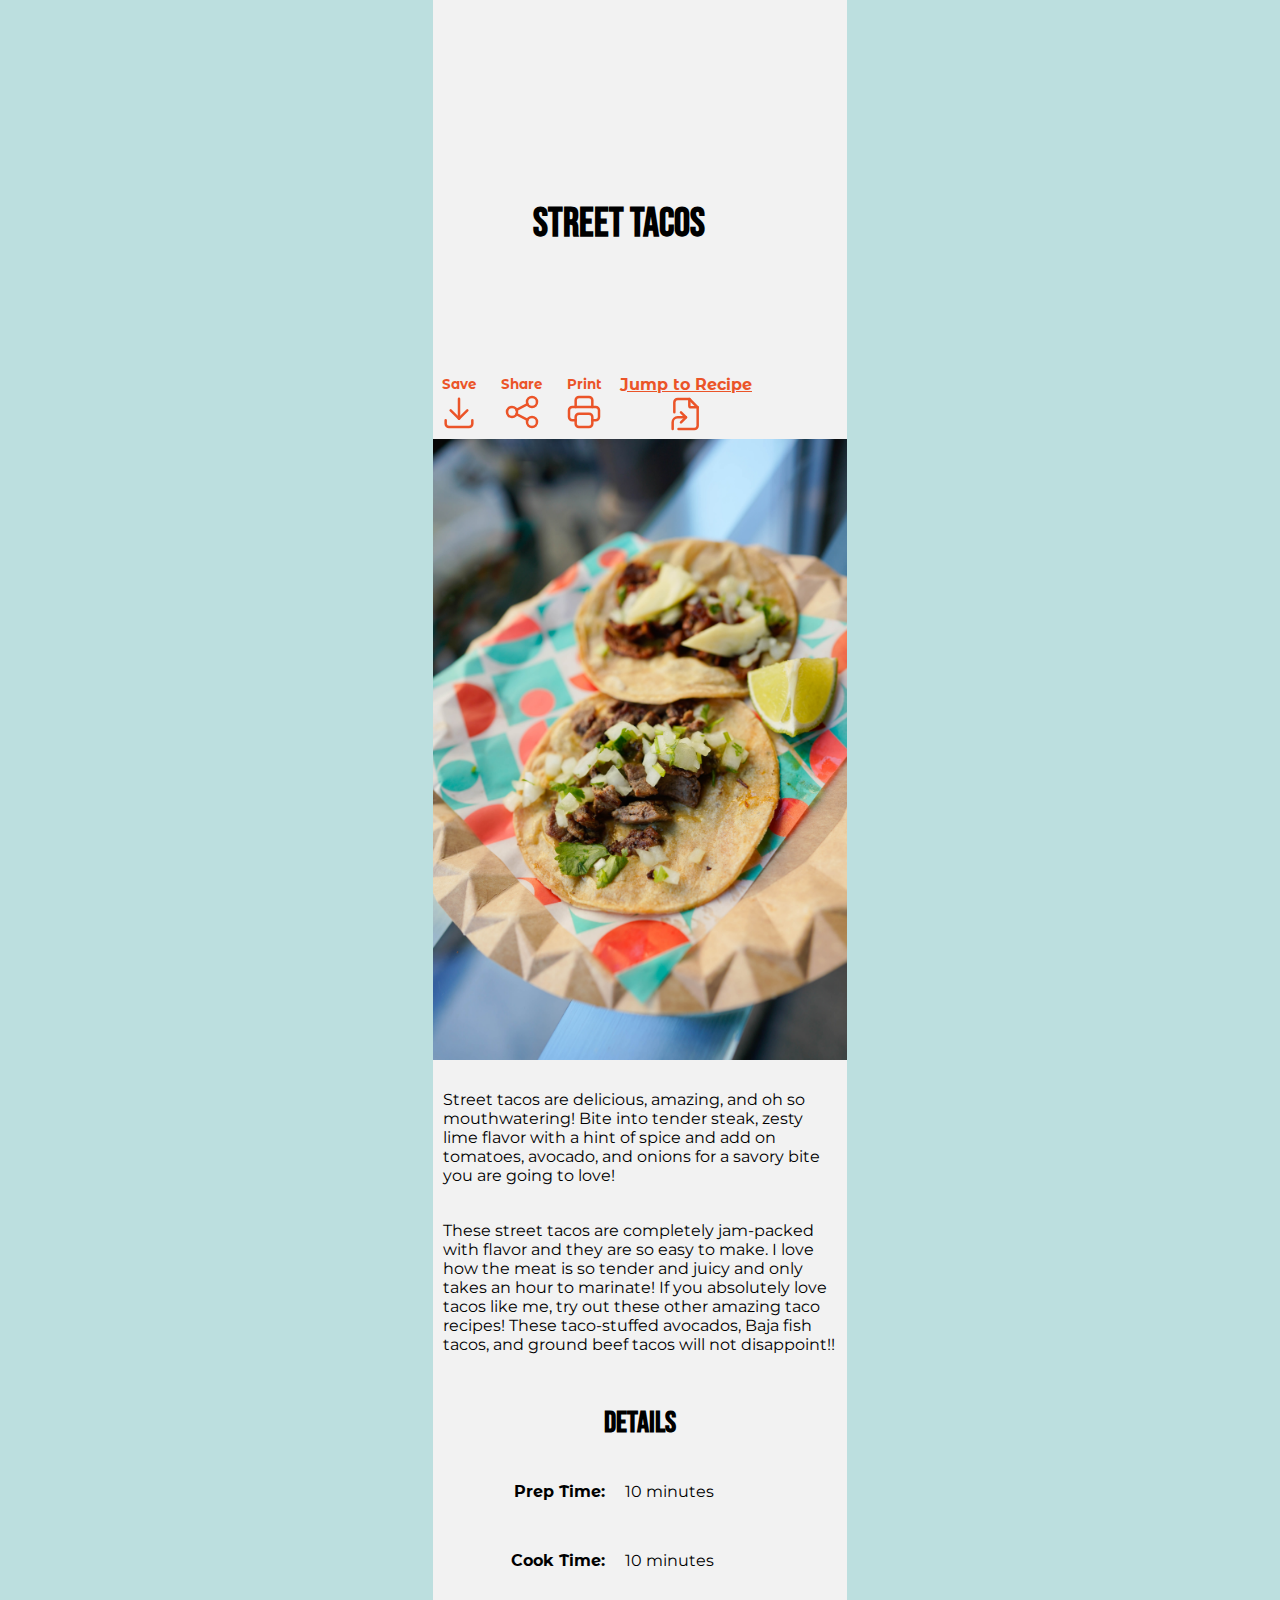
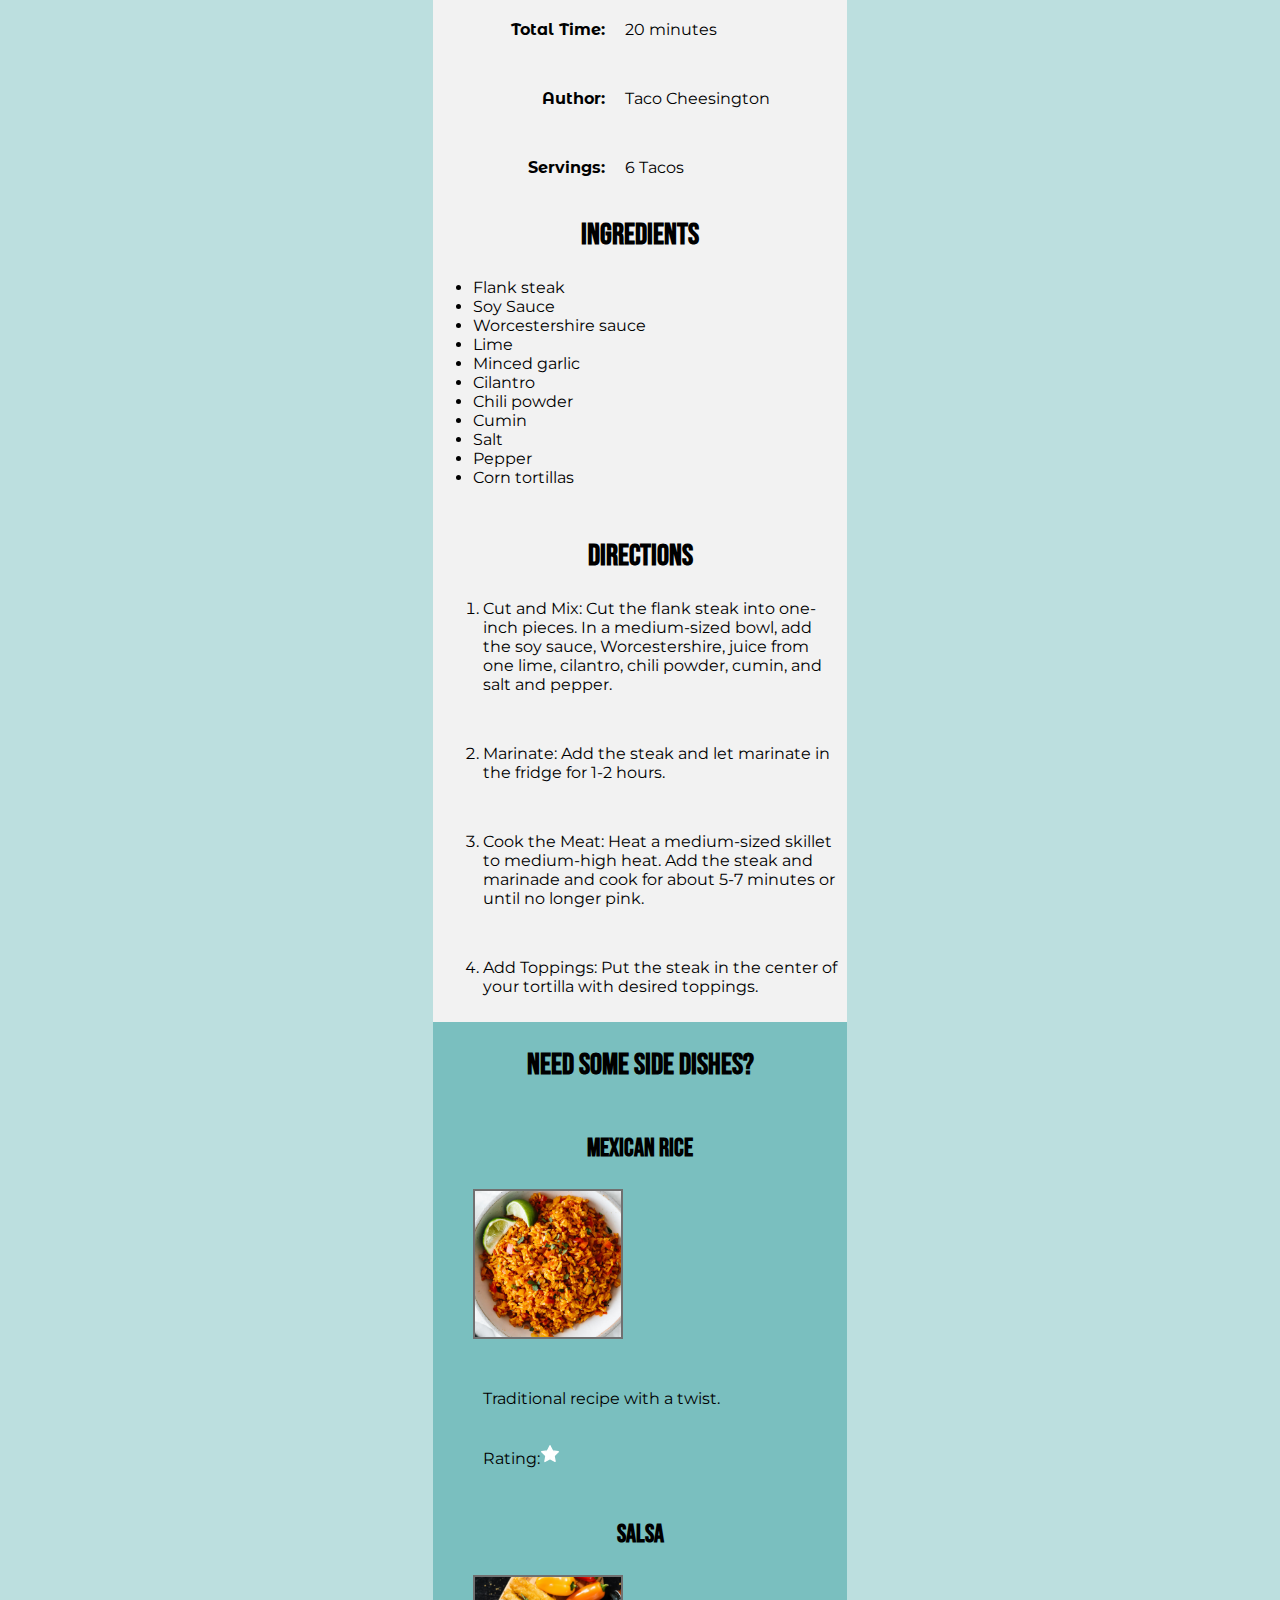
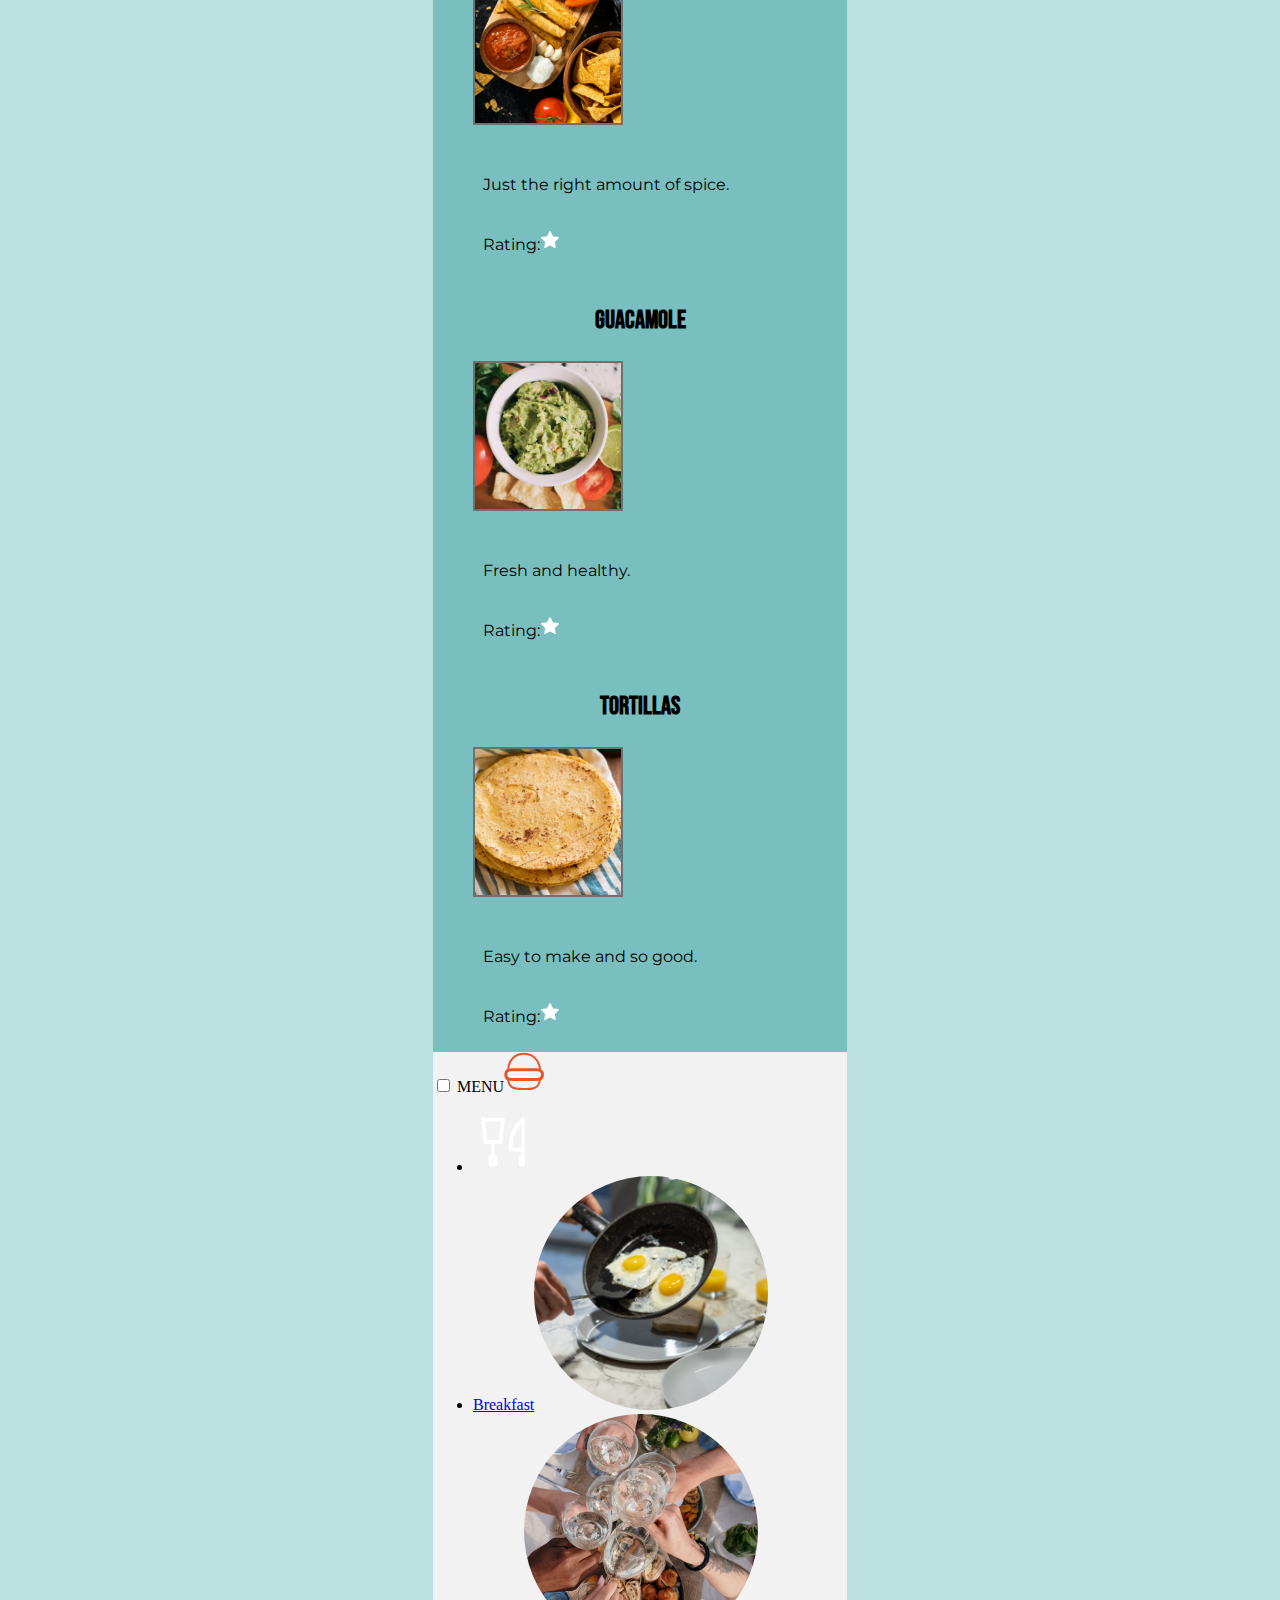
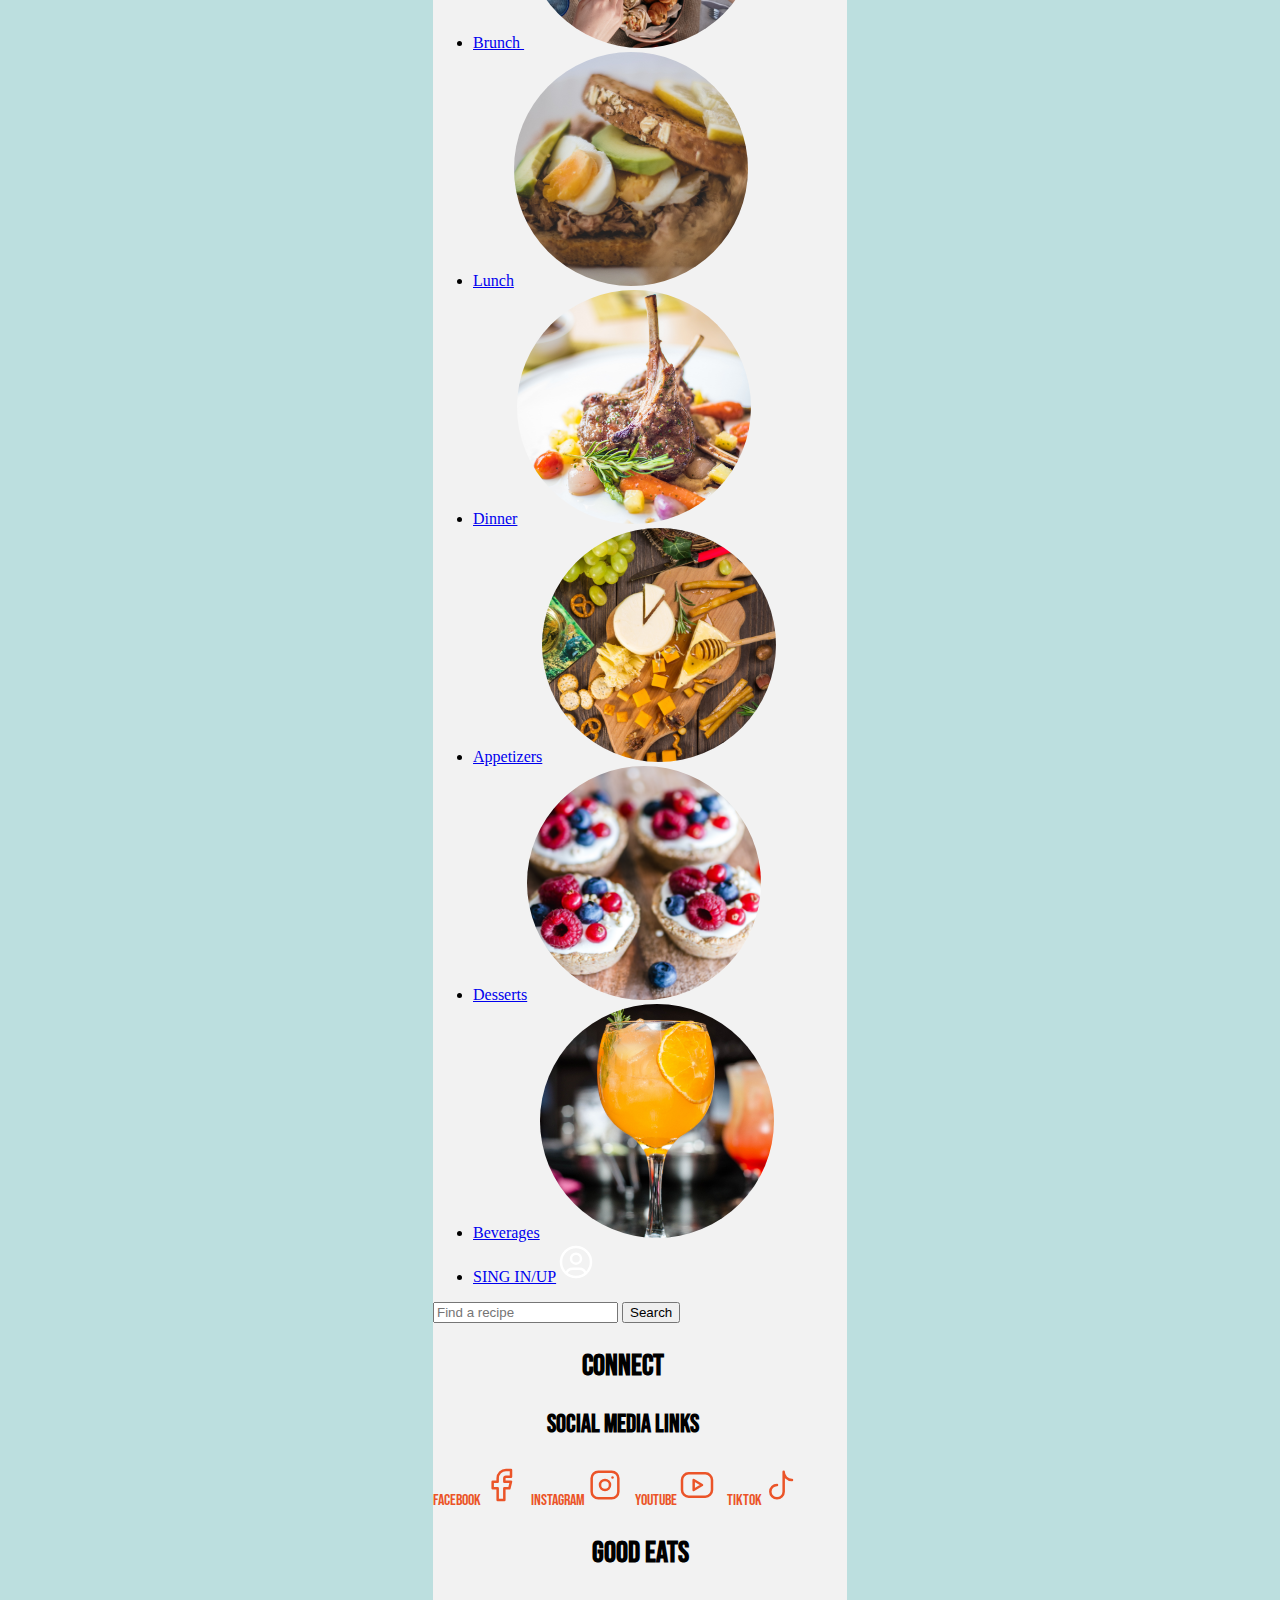
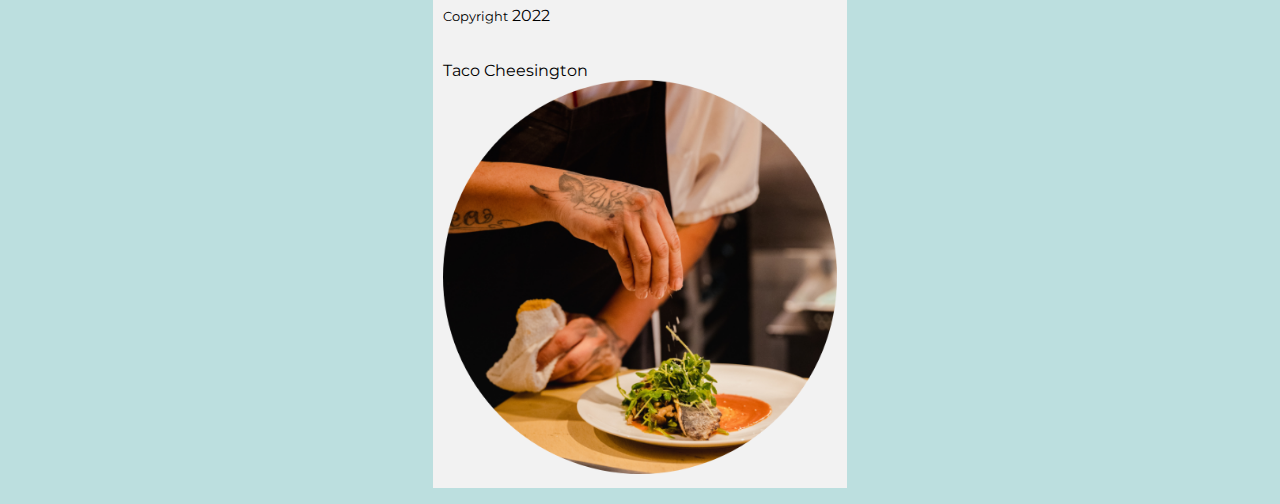
<file: index.html>
<!DOCTYPE html>
<html lang="en">
<head>
    <meta charset="UTF-8">
    <meta name="viewport" content="width=device-width, initial-scale=1.0">
    <link rel="stylesheet" type="text/css" href="style.css">
    <title>Recipe</title>
</head>
<body>
    <header>
        <h1>Street Tacos</h1>
        <nav id="nav1">
        <ul>
            <li><button type="button" onclick="saveFunction()">Save<svg xmlns="http://www.w3.org/2000/svg" class="icon icon-tabler icon-tabler-download" width="40" height="40" viewBox="0 0 24 24" stroke-width="1.5" stroke="#EB5428" fill="none" stroke-linecap="round" stroke-linejoin="round">
                <path stroke="none" d="M0 0h24v24H0z" fill="none"/>
                <path d="M4 17v2a2 2 0 0 0 2 2h12a2 2 0 0 0 2 -2v-2" />
                <polyline points="7 11 12 16 17 11" />
                <line x1="12" y1="4" x2="12" y2="16" />
              </svg></button></li>

            <li><button id="shareButton">Share<svg xmlns="http://www.w3.org/2000/svg" class="icon icon-tabler icon-tabler-share" width="40" height="40" viewBox="0 0 24 24" stroke-width="1.5" stroke="#EB5428" fill="none" stroke-linecap="round" stroke-linejoin="round">
                <path stroke="none" d="M0 0h24v24H0z" fill="none"/>
                <circle cx="6" cy="12" r="3" />
                <circle cx="18" cy="6" r="3" />
                <circle cx="18" cy="18" r="3" />
                <line x1="8.7" y1="10.7" x2="15.3" y2="7.3" />
                <line x1="8.7" y1="13.3" x2="15.3" y2="16.7" /></svg></button></li>

            <li><button onclick="window.print()">Print <svg xmlns="http://www.w3.org/2000/svg" class="icon icon-tabler icon-tabler-printer" width="40" height="40" viewBox="0 0 24 24" stroke-width="1.5" stroke="#EB5428" fill="none" stroke-linecap="round" stroke-linejoin="round">
                <path stroke="none" d="M0 0h24v24H0z" fill="none"/>
                <path d="M17 17h2a2 2 0 0 0 2 -2v-4a2 2 0 0 0 -2 -2h-14a2 2 0 0 0 -2 2v4a2 2 0 0 0 2 2h2" />
                <path d="M17 9v-4a2 2 0 0 0 -2 -2h-6a2 2 0 0 0 -2 2v4" />
                <rect x="7" y="13" width="10" height="8" rx="2" />
              </svg></button></li>

            <li><a href ="#recipe">Jump to Recipe<svg xmlns="http://www.w3.org/2000/svg" class="icon icon-tabler icon-tabler-file-symlink" width="40" height="40" viewBox="0 0 24 24" stroke-width="1.5" stroke="#EB5428" fill="none" stroke-linecap="round" stroke-linejoin="round">
                <path stroke="none" d="M0 0h24v24H0z" fill="none"/>
                <path d="M4 21v-4a3 3 0 0 1 3 -3h5" />
                <path d="M9 17l3 -3l-3 -3" />
                <path d="M14 3v4a1 1 0 0 0 1 1h4" />
                <path d="M5 11v-6a2 2 0 0 1 2 -2h7l5 5v11a2 2 0 0 1 -2 2h-9.5" />
              </svg></a></li>

        </ul>
    </nav>

    </header>

    
<main>
        <img src="images\street-tacos.png" alt="street tacos">
<p>Street tacos are delicious, amazing, and oh so mouthwatering! Bite into tender steak, zesty lime flavor with a hint of spice and add on tomatoes, avocado, and onions for a savory bite you are going to love!
</p>
<p>These street tacos are completely jam-packed with flavor and they are so easy to make. I love how the meat is so tender and juicy and only takes an hour to marinate! If you absolutely love tacos like me, try out these other amazing taco recipes! These taco-stuffed avocados, Baja fish tacos, and ground beef tacos will not disappoint!!
</p>

<section id="recipe">
<h2>Details</h2>
<dl>
    <dt>Prep Time:</dt>
    <dd>10 minutes</dd>
    
    <dt>Cook Time:</dt>
    <dd>10 minutes</dd>
    
    <dt>Total Time:</dt>
    <dd>20 minutes</dd>
    
    <dt>Author:</dt>
    <dd>Taco Cheesington</dd>
    
    <dt>Servings:</dt>
    <dd>6 Tacos</dd>
</dl>

</section>

<section id="ingredients">
    <h2>Ingredients</h2>
    <ul>
        <li>Flank steak
        </li>
        <li>Soy Sauce
        </li>
        <li>Worcestershire sauce
        </li>
        <li>Lime
        </li>
        <li>Minced garlic
        </li>
        <li>Cilantro
        </li>
        <li>Chili powder
        </li>
        <li>Cumin</li>
        <li>Salt</li>
        <li>Pepper </li>
        <li>Corn tortillas</li>
    </ul>
</section>

<section id="directions">
    <h2>Directions</h2>
    <ol>
        <li>
        Cut and Mix:
        Cut the flank steak into one-inch pieces. In a medium-sized bowl, add the soy sauce, Worcestershire, juice from one lime, cilantro, chili powder, cumin, and salt and pepper.
    </li>
    <li>
        Marinate:
        Add the steak and let marinate in the fridge for 1-2 hours.
    </li>
    <li>
        Cook the Meat:
        Heat a medium-sized skillet to medium-high heat. Add the steak and marinade and cook for about 5-7 minutes or until no longer pink.

    </li>
    <li>
        Add Toppings:
        Put the steak in the center of your tortilla with desired toppings.
    </li>
    </ol>

</section>
<section id="dishes">
    <h2>Need some side dishes?</h2>

    <section id="MexicanRice">
        <h3>Mexican Rice</h3>
        <figure>
        <img src="images\mexican-rice.png" alt="rice">
        <figcaption>
            <p>Traditional recipe with a twist.</p>
               <p>Rating:<svg xmlns="http://www.w3.org/2000/svg" class="icon icon-tabler icon-tabler-star" width="20" height="20" viewBox="0 0 24 24" stroke-width="1.5" stroke="#ffffff" fill="#ffffff" stroke-linecap="round" stroke-linejoin="round">
                <path stroke="none" d="M0 0h24v24H0z" fill="none"/>
                <path d="M12 17.75l-6.172 3.245l1.179 -6.873l-5 -4.867l6.9 -1l3.086 -6.253l3.086 6.253l6.9 1l-5 4.867l1.179 6.873z" />
              </svg></p>
        </figcaption>
    </figure>


    </section>

    <section id="Salsa">
        <h3>Salsa</h3>
        <figure>
        <img src="images\salsa.png" alt="salsa">
        <figcaption>
            <p>Just the right amount of spice.
            </p>
            <p>Rating:<svg xmlns="http://www.w3.org/2000/svg" class="icon icon-tabler icon-tabler-star" width="20" height="20" viewBox="0 0 24 24" stroke-width="1.5" stroke="#ffffff" fill="#ffffff" stroke-linecap="round" stroke-linejoin="round">
                <path stroke="none" d="M0 0h24v24H0z" fill="none"/>
                <path d="M12 17.75l-6.172 3.245l1.179 -6.873l-5 -4.867l6.9 -1l3.086 -6.253l3.086 6.253l6.9 1l-5 4.867l1.179 6.873z" />
              </svg>
            </p>
        </figcaption>
    </figure>
    </section>

    <section id="Guacamole">
            <h3>Guacamole</h3>
            <figure>
            <img src="images\guacamole.png" alt="guacamole">
            <figcaption>
                <p>Fresh and healthy.</p>
                <p>Rating:<svg xmlns="http://www.w3.org/2000/svg" class="icon icon-tabler icon-tabler-star" width="20" height="20" viewBox="0 0 24 24" stroke-width="1.5" stroke="#ffffff" fill="#ffffff" stroke-linecap="round" stroke-linejoin="round">
                    <path stroke="none" d="M0 0h24v24H0z" fill="none"/>
                    <path d="M12 17.75l-6.172 3.245l1.179 -6.873l-5 -4.867l6.9 -1l3.086 -6.253l3.086 6.253l6.9 1l-5 4.867l1.179 6.873z" />
                  </svg></p>
            </figcaption>
        </figure>

</section>

<section id="Tortillas">
        <h3>Tortillas</h3>
        <figure>
        <img src="images\tortillas.png" alt="tortillas">
        <figcaption>
            <p>Easy to make and so good. </p>
            <p>Rating:<svg xmlns="http://www.w3.org/2000/svg" class="icon icon-tabler icon-tabler-star" width="20" height="20" viewBox="0 0 24 24" stroke-width="1.5" stroke="#ffffff" fill="#ffffff" stroke-linecap="round" stroke-linejoin="round">
                <path stroke="none" d="M0 0h24v24H0z" fill="none"/>
                <path d="M12 17.75l-6.172 3.245l1.179 -6.873l-5 -4.867l6.9 -1l3.086 -6.253l3.086 6.253l6.9 1l-5 4.867l1.179 6.873z" />
              </svg></p>
        </figcaption>
    </figure>
</section>

</section>

<div class="mainnav">
   

    <input type="checkbox" id="dropdown">
        <label for="dropdown">MENU<svg xmlns="http://www.w3.org/2000/svg" width="40" height="40" style="enable-background:new 0 0 40 40" xml:space="preserve">
            <path d="M36 17.6c.1 1.8.1 3.6.1 5.4.1 2.7 0 5.5-.9 8-.5 1.4-1.3 2.6-2.4 3.6-3.3 2.7-6 2.4-12.6 2.4-4.6 0-9.2.2-12.2-1.9-2.5-1.8-3.6-4.2-3.8-7.1-.2-3.6.1-7.2.1-10.8 0-2.6.6-5.1 1.9-7.4 2.5-4.5 7.3-7.5 12.4-8 .4-.1.9-.1 1.4-.1 5.2 0 10.1 2.6 13 6.8 1 1.5 1.8 3.1 2.3 4.9.4 1.3.6 2.7.7 4.2z" style="fill:none;stroke:#eb5428;stroke-width:2;stroke-miterlimit:10"/>
            <path d="M36.1 22.6c0 .5-.1 1-.5 1.4-.5.7-1.4 1.2-2.6 1.3-2.8.2-5.8.1-8.6.1h-12c-1.3 0-2.6 0-3.8-.1-1.1 0-2.4 0-3.3-.6-.8-.6-1.2-1.4-1.2-2.2 0-.9.3-1.8 1.5-2.3.9-.4 2-.5 3.1-.5 1.4 0 2.8-.1 4.3-.1h14.5c1.2 0 2.3 0 3.5.1 1.7.1 3.3-.1 4.4 1 .3.6.7 1.3.7 1.9z" style="fill:none;stroke:#fff;stroke-width:2.0832;stroke-miterlimit:10"/>
            <path d="M38.5 22.6c0 .9-.2 1.7-.5 2.5-.6 1.3-1.7 2.1-3 2.2-3.3.3-6.7.2-9.9.2H11.2c-1.5 0-3-.1-4.4-.1-1.3-.1-2.8 0-3.8-1-.9-1-1.3-2.5-1.3-3.8 0-1.6.3-3.1 1.7-4 1-.7 2.3-.8 3.5-.8 1.6-.1 3.3-.1 4.9-.1H28.5c1.3 0 2.7 0 4 .1 2 .1 3.8-.1 5.1 1.7.5.9.9 2 .9 3.1z" style="fill:none;stroke:#eb5428;stroke-width:2.9408;stroke-miterlimit:10"/>
          </svg></label>
    
    
<nav>
    <ul>


        <li><a href="home"><svg xmlns="http://www.w3.org/2000/svg" class="icon icon-tabler icon-tabler-tools-kitchen" width="60" height="60" viewBox="0 0 24 24" stroke-width="1.5" stroke="#ffffff" fill="none" stroke-linecap="round" stroke-linejoin="round">
            <path stroke="none" d="M0 0h24v24H0z" fill="none"/>
            <path d="M4 3h8l-1 9h-6z" />
            <path d="M7 18h2v3h-2z" />
            <path d="M20 3v12h-5c-.023 -3.681 .184 -7.406 5 -12z" />
            <path d="M20 15v6h-1v-3" />
            <line x1="8" y1="12" x2="8" y2="18" />
          </svg></a> </li>
        

        <li><a href="breakfast">Breakfast<img src="images\breakfast.png" alt="breakfast">  </a>  </li>

        <li><a href="Brunch">Brunch <img src="images\brunch.png" alt="brunch"></a></li>

        <li><a href="Lunch">Lunch<img src="images\lunch.png" alt="lunch"></a></li>

        <li><a href="dinner">Dinner<img src="images\dinner.png" alt="dinner"></a></li>

        <li><a href ="Appetizers">Appetizers<img src="images\appetizers.png" alt="appetizers"></a></li>

        <li><a href ="Desserts">Desserts<img src="images\desserts.png" alt="desserts"></a> </li>

        <li><a href ="Beverages">Beverages<img src="images\beverages.png" alt="beverages"> </a></li>

        <li><a href="Sign-in">SING IN/UP<svg xmlns="http://www.w3.org/2000/svg" class="icon icon-tabler icon-tabler-user-circle" width="40" height="40" viewBox="0 0 24 24" stroke-width="1.5" stroke="#ffffff" fill="none" stroke-linecap="round" stroke-linejoin="round">
            <path stroke="none" d="M0 0h24v24H0z" fill="none"/>
            <circle cx="12" cy="12" r="9" />
            <circle cx="12" cy="10" r="3" />
            <path d="M6.168 18.849a4 4 0 0 1 3.832 -2.849h4a4 4 0 0 1 3.834 2.855" />
          </svg></a>
        </li>
        

    </ul>
   
</nav>






<form action="search" method="get">
    <input type="text" name="query" placeholder="Find a recipe">
    <button type="submit">Search</button>
</form>

</div>

<section id="connect">
    <h2>Connect</h2>

    <h3>Social Media Links</h3>
    <ul>
        <li><a href="facebook">Facebook<svg xmlns="http://www.w3.org/2000/svg" class="icon icon-tabler icon-tabler-brand-facebook" width="40" height="40" viewBox="0 0 24 24" stroke-width="1.5" stroke="#EB5428" fill="none" stroke-linecap="round" stroke-linejoin="round">
            <path stroke="none" d="M0 0h24v24H0z" fill="none"/>
            <path d="M7 10v4h3v7h4v-7h3l1 -4h-4v-2a1 1 0 0 1 1 -1h3v-4h-3a5 5 0 0 0 -5 5v2h-3" />
          </svg></a></li>

        <li><a href="instagram">Instagram<svg xmlns="http://www.w3.org/2000/svg" class="icon icon-tabler icon-tabler-brand-instagram" width="40" height="40" viewBox="0 0 24 24" stroke-width="1.5" stroke="#EB5428" fill="none" stroke-linecap="round" stroke-linejoin="round">
            <path stroke="none" d="M0 0h24v24H0z" fill="none"/>
            <rect x="4" y="4" width="16" height="16" rx="4" />
            <circle cx="12" cy="12" r="3" />
            <line x1="16.5" y1="7.5" x2="16.5" y2="7.501" />
          </svg></a></li>

        <li><a href="youtube">Youtube<svg xmlns="http://www.w3.org/2000/svg" class="icon icon-tabler icon-tabler-brand-youtube" width="40" height="40" viewBox="0 0 24 24" stroke-width="1.5" stroke="#EB5428" fill="none" stroke-linecap="round" stroke-linejoin="round">
            <path stroke="none" d="M0 0h24v24H0z" fill="none"/>
            <rect x="3" y="5" width="18" height="14" rx="4" />
            <path d="M10 9l5 3l-5 3z" />
          </svg></a></li>

        <li><a href="tiktok">TikTok<svg xmlns="http://www.w3.org/2000/svg" class="icon icon-tabler icon-tabler-brand-tiktok" width="40" height="40" viewBox="0 0 24 24" stroke-width="1.5" stroke="#EB5428" fill="none" stroke-linecap="round" stroke-linejoin="round">
            <path stroke="none" d="M0 0h24v24H0z" fill="none"/>
            <path d="M9 12a4 4 0 1 0 4 4v-12a5 5 0 0 0 5 5" />
          </svg></a></li>
    </ul>




</section>
    </main>
    <footer>
        <h2>Good Eats</h2>
        <p><small>Copyright</small> 2022</p>
        <p>Taco Cheesington<img src="images\taco-cheesington.png" alt="taccocheese"></p>
    </footer>
</body>
</html>
</file>
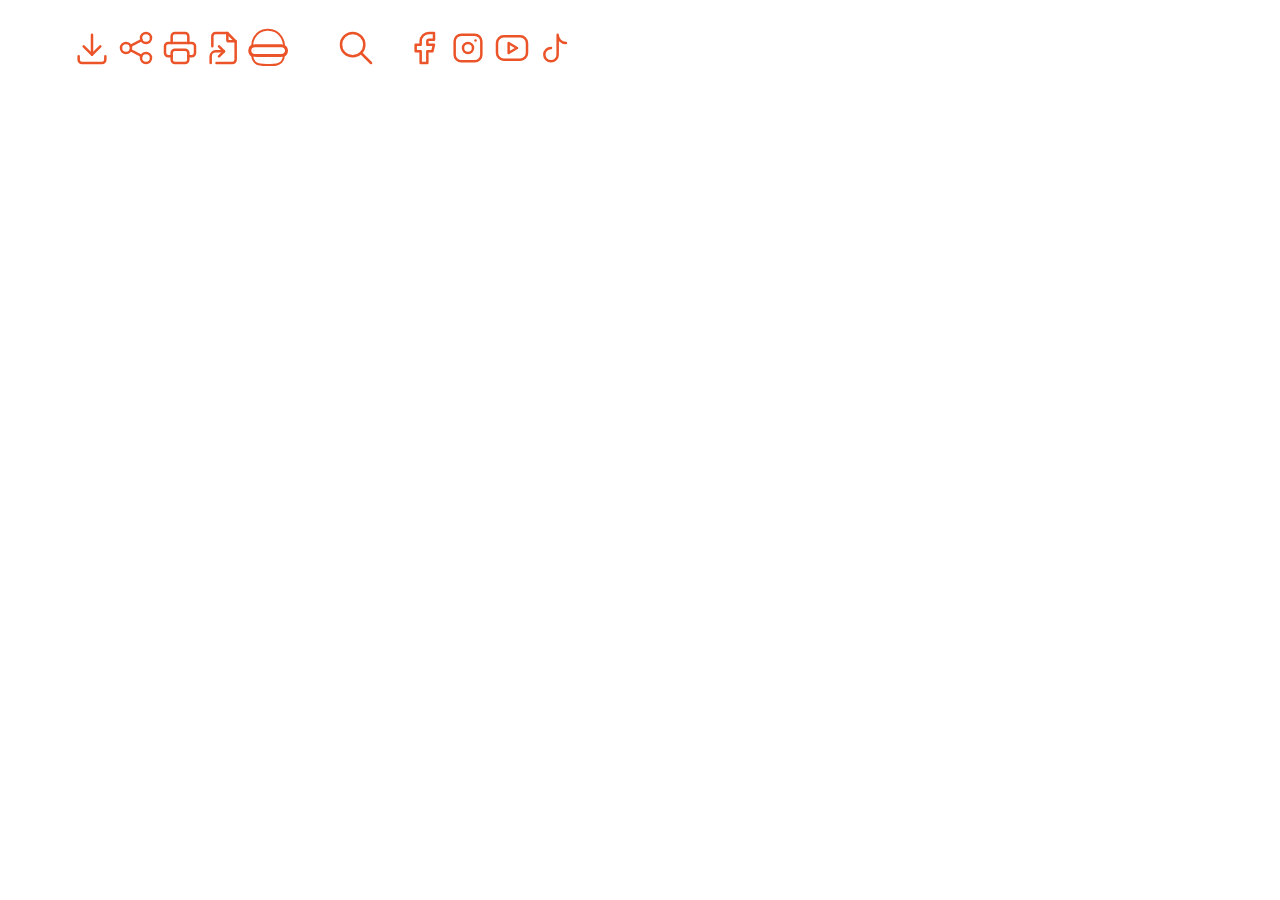
<file: svgs (1).html>
<!DOCTYPE html>
<html lang="en">
<head>
    <meta charset="UTF-8">
    <meta http-equiv="X-UA-Compatible" content="IE=edge">
    <meta name="viewport" content="width=device-width, initial-scale=1.0">
    <title>SVGs</title>
</head>
<body>
    <!--logo-->
    <svg xmlns="http://www.w3.org/2000/svg" class="icon icon-tabler icon-tabler-tools-kitchen" width="60" height="60" viewBox="0 0 24 24" stroke-width="1.5" stroke="#ffffff" fill="none" stroke-linecap="round" stroke-linejoin="round">
        <path stroke="none" d="M0 0h24v24H0z" fill="none"/>
        <path d="M4 3h8l-1 9h-6z" />
        <path d="M7 18h2v3h-2z" />
        <path d="M20 3v12h-5c-.023 -3.681 .184 -7.406 5 -12z" />
        <path d="M20 15v6h-1v-3" />
        <line x1="8" y1="12" x2="8" y2="18" />
      </svg>
    <!--save-->
    <svg xmlns="http://www.w3.org/2000/svg" class="icon icon-tabler icon-tabler-download" width="40" height="40" viewBox="0 0 24 24" stroke-width="1.5" stroke="#EB5428" fill="none" stroke-linecap="round" stroke-linejoin="round">
        <path stroke="none" d="M0 0h24v24H0z" fill="none"/>
        <path d="M4 17v2a2 2 0 0 0 2 2h12a2 2 0 0 0 2 -2v-2" />
        <polyline points="7 11 12 16 17 11" />
        <line x1="12" y1="4" x2="12" y2="16" />
      </svg>
    <!--share-->
    <svg xmlns="http://www.w3.org/2000/svg" class="icon icon-tabler icon-tabler-share" width="40" height="40" viewBox="0 0 24 24" stroke-width="1.5" stroke="#EB5428" fill="none" stroke-linecap="round" stroke-linejoin="round">
        <path stroke="none" d="M0 0h24v24H0z" fill="none"/>
        <circle cx="6" cy="12" r="3" />
        <circle cx="18" cy="6" r="3" />
        <circle cx="18" cy="18" r="3" />
        <line x1="8.7" y1="10.7" x2="15.3" y2="7.3" />
        <line x1="8.7" y1="13.3" x2="15.3" y2="16.7" />
      </svg>
    <!--print-->
    <svg xmlns="http://www.w3.org/2000/svg" class="icon icon-tabler icon-tabler-printer" width="40" height="40" viewBox="0 0 24 24" stroke-width="1.5" stroke="#EB5428" fill="none" stroke-linecap="round" stroke-linejoin="round">
        <path stroke="none" d="M0 0h24v24H0z" fill="none"/>
        <path d="M17 17h2a2 2 0 0 0 2 -2v-4a2 2 0 0 0 -2 -2h-14a2 2 0 0 0 -2 2v4a2 2 0 0 0 2 2h2" />
        <path d="M17 9v-4a2 2 0 0 0 -2 -2h-6a2 2 0 0 0 -2 2v4" />
        <rect x="7" y="13" width="10" height="8" rx="2" />
      </svg>
    <!--jump-->
    <svg xmlns="http://www.w3.org/2000/svg" class="icon icon-tabler icon-tabler-file-symlink" width="40" height="40" viewBox="0 0 24 24" stroke-width="1.5" stroke="#EB5428" fill="none" stroke-linecap="round" stroke-linejoin="round">
        <path stroke="none" d="M0 0h24v24H0z" fill="none"/>
        <path d="M4 21v-4a3 3 0 0 1 3 -3h5" />
        <path d="M9 17l3 -3l-3 -3" />
        <path d="M14 3v4a1 1 0 0 0 1 1h4" />
        <path d="M5 11v-6a2 2 0 0 1 2 -2h7l5 5v11a2 2 0 0 1 -2 2h-9.5" />
      </svg>
    <!--hamburger-->
    <svg xmlns="http://www.w3.org/2000/svg" width="40" height="40" style="enable-background:new 0 0 40 40" xml:space="preserve">
        <path d="M36 17.6c.1 1.8.1 3.6.1 5.4.1 2.7 0 5.5-.9 8-.5 1.4-1.3 2.6-2.4 3.6-3.3 2.7-6 2.4-12.6 2.4-4.6 0-9.2.2-12.2-1.9-2.5-1.8-3.6-4.2-3.8-7.1-.2-3.6.1-7.2.1-10.8 0-2.6.6-5.1 1.9-7.4 2.5-4.5 7.3-7.5 12.4-8 .4-.1.9-.1 1.4-.1 5.2 0 10.1 2.6 13 6.8 1 1.5 1.8 3.1 2.3 4.9.4 1.3.6 2.7.7 4.2z" style="fill:none;stroke:#eb5428;stroke-width:2;stroke-miterlimit:10"/>
        <path d="M36.1 22.6c0 .5-.1 1-.5 1.4-.5.7-1.4 1.2-2.6 1.3-2.8.2-5.8.1-8.6.1h-12c-1.3 0-2.6 0-3.8-.1-1.1 0-2.4 0-3.3-.6-.8-.6-1.2-1.4-1.2-2.2 0-.9.3-1.8 1.5-2.3.9-.4 2-.5 3.1-.5 1.4 0 2.8-.1 4.3-.1h14.5c1.2 0 2.3 0 3.5.1 1.7.1 3.3-.1 4.4 1 .3.6.7 1.3.7 1.9z" style="fill:none;stroke:#fff;stroke-width:2.0832;stroke-miterlimit:10"/>
        <path d="M38.5 22.6c0 .9-.2 1.7-.5 2.5-.6 1.3-1.7 2.1-3 2.2-3.3.3-6.7.2-9.9.2H11.2c-1.5 0-3-.1-4.4-.1-1.3-.1-2.8 0-3.8-1-.9-1-1.3-2.5-1.3-3.8 0-1.6.3-3.1 1.7-4 1-.7 2.3-.8 3.5-.8 1.6-.1 3.3-.1 4.9-.1H28.5c1.3 0 2.7 0 4 .1 2 .1 3.8-.1 5.1 1.7.5.9.9 2 .9 3.1z" style="fill:none;stroke:#eb5428;stroke-width:2.9408;stroke-miterlimit:10"/>
      </svg>
    <!--avatar-->
    <svg xmlns="http://www.w3.org/2000/svg" class="icon icon-tabler icon-tabler-user-circle" width="40" height="40" viewBox="0 0 24 24" stroke-width="1.5" stroke="#ffffff" fill="none" stroke-linecap="round" stroke-linejoin="round">
        <path stroke="none" d="M0 0h24v24H0z" fill="none"/>
        <circle cx="12" cy="12" r="9" />
        <circle cx="12" cy="10" r="3" />
        <path d="M6.168 18.849a4 4 0 0 1 3.832 -2.849h4a4 4 0 0 1 3.834 2.855" />
      </svg>
    <!--search-->
    <svg xmlns="http://www.w3.org/2000/svg" class="icon icon-tabler icon-tabler-search" width="40" height="40" viewBox="0 0 24 24" stroke-width="1.5" stroke="#EB5428" fill="none" stroke-linecap="round" stroke-linejoin="round">
        <path stroke="none" d="M0 0h24v24H0z" fill="none"/>
        <circle cx="10" cy="10" r="7" />
        <line x1="21" y1="21" x2="15" y2="15" />
    </svg>
    <!--star-->
    <svg xmlns="http://www.w3.org/2000/svg" class="icon icon-tabler icon-tabler-star" width="20" height="20" viewBox="0 0 24 24" stroke-width="1.5" stroke="#ffffff" fill="#ffffff" stroke-linecap="round" stroke-linejoin="round">
      <path stroke="none" d="M0 0h24v24H0z" fill="none"/>
      <path d="M12 17.75l-6.172 3.245l1.179 -6.873l-5 -4.867l6.9 -1l3.086 -6.253l3.086 6.253l6.9 1l-5 4.867l1.179 6.873z" />
    </svg>
    <!--facebook-->
    <svg xmlns="http://www.w3.org/2000/svg" class="icon icon-tabler icon-tabler-brand-facebook" width="40" height="40" viewBox="0 0 24 24" stroke-width="1.5" stroke="#EB5428" fill="none" stroke-linecap="round" stroke-linejoin="round">
        <path stroke="none" d="M0 0h24v24H0z" fill="none"/>
        <path d="M7 10v4h3v7h4v-7h3l1 -4h-4v-2a1 1 0 0 1 1 -1h3v-4h-3a5 5 0 0 0 -5 5v2h-3" />
      </svg>
    <!--instagram-->
    <svg xmlns="http://www.w3.org/2000/svg" class="icon icon-tabler icon-tabler-brand-instagram" width="40" height="40" viewBox="0 0 24 24" stroke-width="1.5" stroke="#EB5428" fill="none" stroke-linecap="round" stroke-linejoin="round">
        <path stroke="none" d="M0 0h24v24H0z" fill="none"/>
        <rect x="4" y="4" width="16" height="16" rx="4" />
        <circle cx="12" cy="12" r="3" />
        <line x1="16.5" y1="7.5" x2="16.5" y2="7.501" />
      </svg>
    <!--youtube-->
    <svg xmlns="http://www.w3.org/2000/svg" class="icon icon-tabler icon-tabler-brand-youtube" width="40" height="40" viewBox="0 0 24 24" stroke-width="1.5" stroke="#EB5428" fill="none" stroke-linecap="round" stroke-linejoin="round">
        <path stroke="none" d="M0 0h24v24H0z" fill="none"/>
        <rect x="3" y="5" width="18" height="14" rx="4" />
        <path d="M10 9l5 3l-5 3z" />
      </svg>
    <!--tiktok-->
    <svg xmlns="http://www.w3.org/2000/svg" class="icon icon-tabler icon-tabler-brand-tiktok" width="40" height="40" viewBox="0 0 24 24" stroke-width="1.5" stroke="#EB5428" fill="none" stroke-linecap="round" stroke-linejoin="round">
        <path stroke="none" d="M0 0h24v24H0z" fill="none"/>
        <path d="M9 12a4 4 0 1 0 4 4v-12a5 5 0 0 0 5 5" />
      </svg>
</body>
</html>
</file>
<file: style.css>
@import url('https://fonts.googleapis.com/css2?family=Anta&family=Bebas+Neue&family=Kode+Mono:wght@400..700&family=Montserrat+Alternates:wght@700&family=Montserrat:ital@0;1&display=swap');



html {

background-color: rgba(122, 191, 191, .5);

}

header {
    display: inline-block;
       
}

body {

    background-color: #f2f2f2;
    width: 414px;  
    margin: 0 auto;

}

main {
    margin: auto;
    max-width: 100%;
    height: auto;

}

img {
    max-width: 100%;
    height: auto;
}


h1 {
    font-family: "Bebas Neue", sans-serif;
    font-size: 40px;
    margin-top:100px;
    padding:100px;
}

h2 {
    font-family: "Bebas Neue", sans-serif;
    
    text-align: center;
    font-size:30px;
}

h3 {
    font-family: "Bebas Neue", sans-serif;
    text-align: center;
    font-size:25px;
}

#nav1 {
    display: flex;
    align-items: center;
    justify-content:flex-start;
}

#nav1  ul {
    display: flex;
    padding: 0;
    margin: 0;
    list-style: none;
    text-align: center;
}


#nav1 li {
    color: #EB5428;
    font: 16px "bebas neue";
    margin-right: 10px;
}

#nav1 figure {
    display: inline-block;
    margin: 0 15px;
}

#nav1 button {
    display: flex;
    align-items: center;
    border: none;
    background: none;
    cursor: pointer;
}

#nav1 svg {
    margin-bottom: 5px; 
    align-self: center; 
}

#nav1 button ,a[href="#recipe"] {
    display: flex;
    flex-direction: column;
    align-items: center; 
    border: none;
    background: none;
    cursor: pointer;
    text-align: center; 
    font-family: "Montserrat Alternates", sans-serif;  
    font-weight: bold;
    color: #eb5428;
    background-color: #f2f2f2;
    border-style: none;
  
}







p {
    font-family: "Montserrat", sans-serif;
    font-size: 16px;
    padding: 10px;
   
}



#recipe { font-family: "Montserrat", sans-serif;
    display:flex;
    flex-direction:column;
    
}


#recipe dl {
    display: grid;
    grid-template-columns: auto auto; 
    gap: 50px 10px; }

    #recipe dt {
        font-weight: bold; 
        text-align: right; 
        padding-right: 10px; 
    }
    
    #recipe dd {
        margin-left: 0; 
    }




dt {
    font-family: "Montserrat Alternates", sans-serif;  
    
}


#ingredients ul {
    font-family: "Montserrat", sans-serif;
}

#directions {
    padding: 10px;


}


#directions ol {
    display: grid;
    grid-template-columns: 1; 
    gap: 50px 10px; 
    font-family: "Montserrat", sans-serif;
}



#dishes {
    display: grid;
    background-color: #7abfbf;
}

#dishes img {  
    width: 150px;
    margin-right: 20px;
    margin-bottom: 20px;
}










































#connect {
    display: inline-block;
    
}





#connect ul {
    display: flex;
    padding: 0;
    margin: 0;
    list-style: none;
    text-align: center;
}

#connect a {
    color: #EB5428;
    font-weight: bold;
    font: 16px "bebas neue";
    margin-right: 10px;
    text-decoration: none;
    text-align: center;
}

#connect a:hover {
    color: #7abfbf;



}

#connect figure {
    display: inline-block;
    margin: 0 15px;
}
</file>
